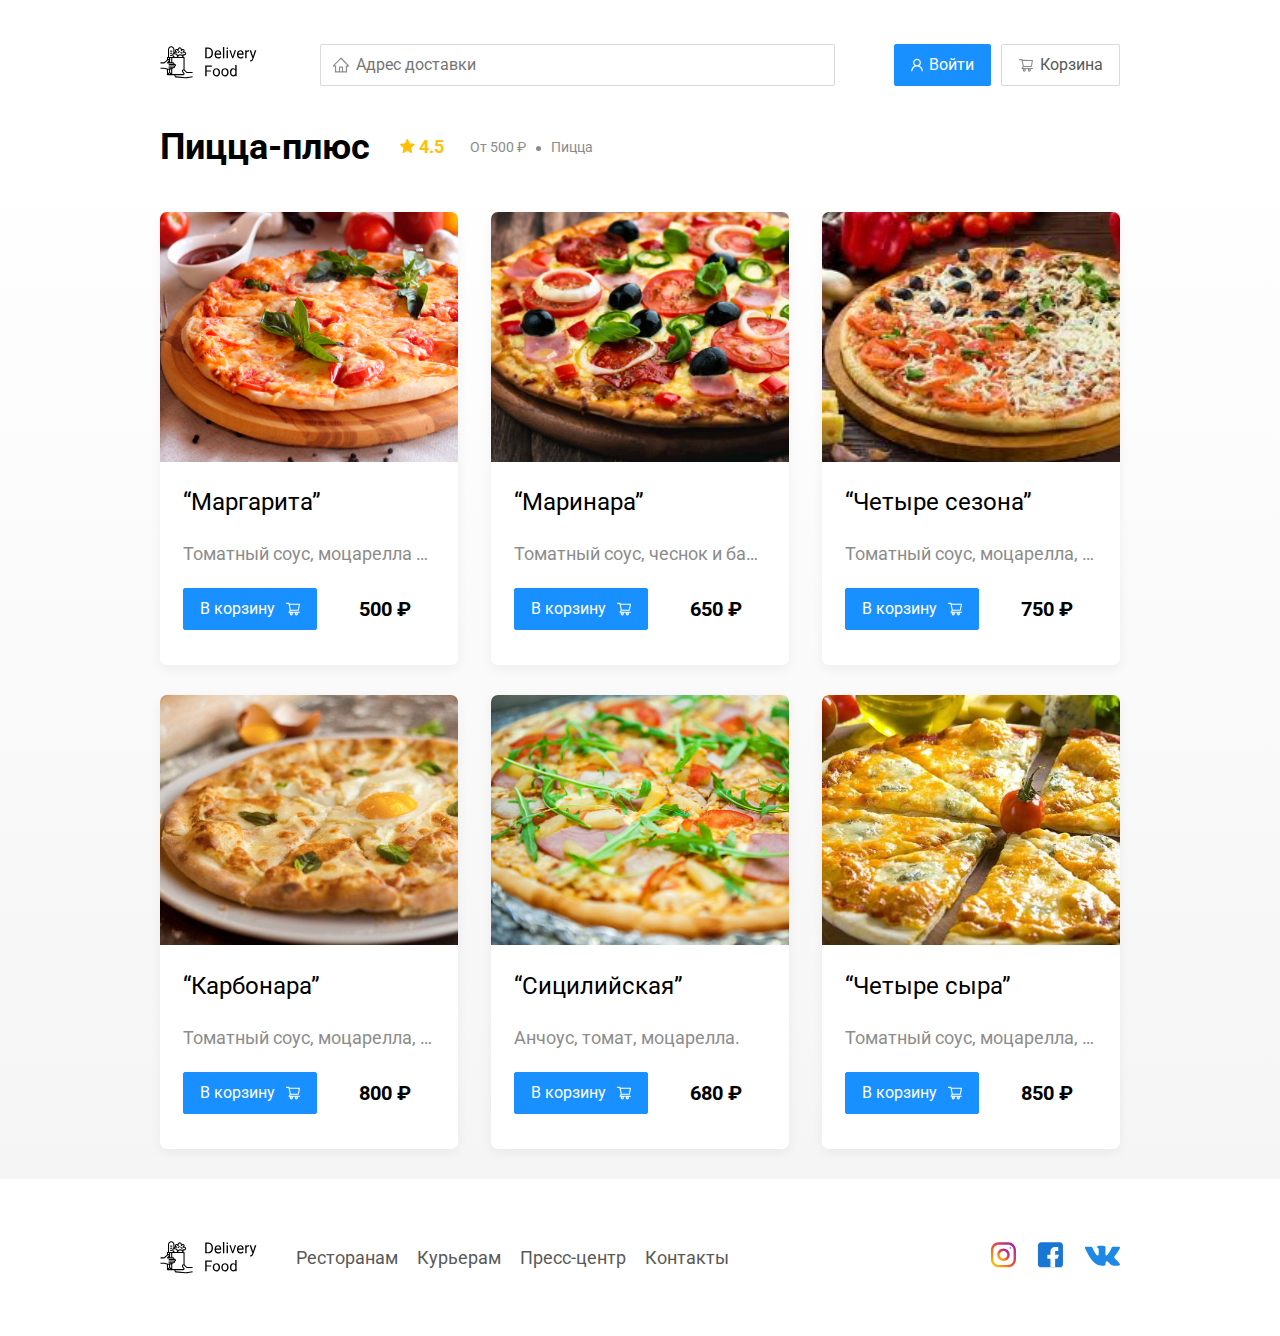
<file: restaurant.html>
<!DOCTYPE html>
<html lang="en">
  <head>
    <meta charset="UTF-8" />
    <meta name="viewport" content="width=device-width, initial-scale=1.0" />
    <title>Пицца-плюс-доставка еды на дом</title>
    <link
      href="https://fonts.googleapis.com/css?family=Roboto:400,700&display=swap&subset=cyrillic-ext"
      rel="stylesheet"
    />
    <link rel="stylesheet" href="css/style.css" />
    <link rel="stylesheet" href="css/normalize.css" />
    <link rel="stylesheet" href="css/animate.css">
  </head>
  <body class="body">
    <div class="container">
      <header class="header">
        <a href="index.html" class="logo"><img src="img\logo.svg" alt="Logo" class="logo" /></a>
        <input
          type="text"
          class="input input-adress"
          placeholder="Адрес доставки"
        />
        <div class="buttons">
          <button class="button button-primary">
            <img src="img/Vector.svg" alt="user" class="button-icon" />
            <span class="button-text">Войти</span>
          </button>
          <button class="button" id="cart-button">
            <img
              src="img/shopping-cart.svg"
              alt="shopping-cart"
              class="button-icon"
            />
            <span class="button-text">Корзина</span>
          </button>
        </div>
        <!-- /.buttons -->
      </header>
    </div>
    <!-- /.container -->
    <main class="main">
      <div class="container">
        <section class="restaurants">
          <div class="section-heading">
            <h2 class="section-title">Пицца-плюс</h2>
            <div class="card-info">
              <div class="rating">
                <img
                  src="img/rating-star.svg"
                  alt="rating"
                  class="rating-star"
                />
                4.5
              </div>
              <div class="price">От 500 ₽</div>
              <div class="category">Пицца</div>
            </div>
          </div>
          <!-- /.section-heading -->
          <div class="cards">
            <div class="card">
              <img src="img/margarita.jpg" alt="image" class="card-image" />
              <div class="card-text">
                <div class="card-heading">
                  <h3 class="card-title card-title-reg">“Маргарита”</h3>
                </div>
                <div class="card-info">
                  <div class="ingredients">Томатный соус, моцарелла и орегано</div>
                </div>
                <div class="card-buttons">
                  <button class="button button-primary"><span class="button-card-text">В корзину</span>
                    <img src="img/shopping-cart-white.svg" alt="shopping-cart" class="button-card-image">
                  </button>
                  <strong class="card-price-bold">500 ₽</strong>
                </div>
              </div>
            </div>
            <div class="card">
              <img
                src="img/pizza-marinara.jpg"
                alt="marinara"
                class="card-image"
              />
              <div class="card-text">
                <div class="card-heading">
                  <h3 class="card-title card-title-reg">“Маринара”</h3>
                </div>
                <div class="card-info">
                  <div class="ingredients">Томатный соус, чеснок и базилик.</div>
                </div>
                <div class="card-buttons">
                  <button class="button button-primary"><span class="button-card-text">В корзину</span>
                    <img src="img/shopping-cart-white.svg" alt="shopping-cart" class="button-card-image">
                  </button>
                  <strong class="card-price-bold">650 ₽</strong>
                </div>
              </div>
            </div>
            <div class="card">
              <img src="img/4seasons.jpg" alt="4seasons" class="card-image" />
              <div class="card-text">
                <div class="card-heading">
                  <h3 class="card-title card-title-reg">“Четыре сезона”</h3>
                </div>
                <div class="card-info">
                  <div class="ingredients">Томатный соус, моцарелла, грибы, ветчина, артишоки, оливки, орегано.</div>
                </div>
                <div class="card-buttons">
                  <button class="button button-primary"><span class="button-card-text">В корзину</span>
                    <img src="img/shopping-cart-white.svg" alt="shopping-cart" class="button-card-image">
                  </button>
                  <strong class="card-price-bold">750 ₽</strong>
                </div>
              </div>
            </div>
            <div class="card">
              <img
                src="img/carbonara.jpg"
                alt="carbonara"
                class="card-image"
              />
              <div class="card-text">
                <div class="card-heading">
                  <h3 class="card-title card-title-reg">“Карбонара”</h3>
                </div>
                <div class="card-info">
                  <div class="ingredients">Томатный соус, моцарелла, пармезан, яйца, бекон.</div>
                </div>
                <div class="card-buttons">
                  <button class="button button-primary"><span class="button-card-text">В корзину</span>
                    <img src="img/shopping-cart-white.svg" alt="shopping-cart" class="button-card-image">
                  </button>
                  <strong class="card-price-bold">800 ₽</strong>
                </div>
              </div>
            </div>
            <div class="card">
              <img src="img/sicilia.jpg" alt="sicilia" class="card-image" />
              <div class="card-text">
                <div class="card-heading">
                  <h3 class="card-title card-title-reg">“Сицилийская”</h3>
                </div>
                <div class="card-info">
                  <div class="ingredients">Анчоус, томат, моцарелла.</div>
                </div>
                <div class="card-buttons">
                  <button class="button button-primary"><span class="button-card-text">В корзину</span>
                    <img src="img/shopping-cart-white.svg" alt="shopping-cart" class="button-card-image">
                  </button>
                  <strong class="card-price-bold">680 ₽</strong>
                </div>
              </div>
            </div>
            <div class="card">
              <img
                src="img/4chees.jpg"
                alt="4chees"
                class="card-image"
              />
              <div class="card-text">
                <div class="card-heading">
                  <h3 class="card-title card-title-reg">“Четыре сыра”</h3>
                </div>
                <div class="card-info">
                  <div class="ingredients">Томатный соус, моцарелла, пармезан, сыр горгонзола, артишоки и орегано.</div>
                </div>
                <div class="card-buttons">
                  <button class="button button-primary"><span class="button-card-text">В корзину</span>
                    <img src="img/shopping-cart-white.svg" alt="shopping-cart" class="button-card-image">
                  </button>
                  <strong class="card-price-bold">850 ₽</strong>
                </div>
              </div>
            </div>
          </div>
          <!-- /.cards -->
        </section>
        <!-- /.restaurants -->
      </div>
      <!-- /.container -->
    </main>
    <!-- /.main -->
    <footer class="footer">
      <div class="container">
        <div class="footer-block">
          <img src="img/logo.svg" alt="logo" class="logo footer-logo" />
          <nav class="footer-nav">
            <a href="#" class="footer-link">Ресторанам</a>
            <a href="#" class="footer-link">Курьерам</a>
            <a href="#" class="footer-link">Пресс-центр</a>
            <a href="#" class="footer-link">Контакты</a>
          </nav>
          <div class="social-links">
            <a href="#" class="social-link"
              ><img src="img/Instagram.svg" alt="Instagram"
            /></a>
            <a href="#" class="social-link"
              ><img src="img/FB.svg" alt="Facebook"
            /></a>
            <a href="#" class="social-link"
              ><img src="img/Vk.svg" alt="Vkontakte"
            /></a>
          </div>
          <!-- /.social-links -->
        </div>
        <!-- /.footer-block -->
      </div>
      <!-- /.container -->
    </footer>
    <!-- /.footer -->
    <div class="modal">
      <div class="modal-dialog">
        <div class="modal-header">
          <h3 class="modal-title">Корзина</h3>
          <button class="close">&times;</button>
        </div>
        <div class="modal-body">
          <div class="food-row">
            <span class="food-name">Маргарита</span>
            <strong class="food-price">500 ₽</strong>
            <div class="food-counter">
              <button class="counter-button">-</button>
              <span class="counter">1</span>
              <button class="counter-button">+</button>
            </div>
          </div>
          <div class="food-row">
            <span class="food-name">Маринара</span>
            <strong class="food-price">650 ₽</strong>
            <div class="food-counter">
              <button class="counter-button">-</button>
              <span class="counter">1</span>
              <button class="counter-button">+</button>
            </div>
          </div><div class="food-row">
            <span class="food-name">Четыре сезона</span>
            <strong class="food-price">750 ₽</strong>
            <div class="food-counter">
              <button class="counter-button">-</button>
              <span class="counter">1</span>
              <button class="counter-button">+</button>
            </div>
          </div><div class="food-row">
            <span class="food-name">Карбонара</span>
            <strong class="food-price">800 ₽</strong>
            <div class="food-counter">
              <button class="counter-button">-</button>
              <span class="counter">1</span>
              <button class="counter-button">+</button>
            </div>
          </div><div class="food-row">
            <span class="food-name">Сицилийская</span>
            <strong class="food-price">680 ₽</strong>
            <div class="food-counter">
              <button class="counter-button">-</button>
              <span class="counter">1</span>
              <button class="counter-button">+</button>
            </div>
          </div><div class="food-row">
            <span class="food-name">Четыре сыра</span>
            <strong class="food-price">850 ₽</strong>
            <div class="food-counter">
              <button class="counter-button">-</button>
              <span class="counter">1</span>
              <button class="counter-button">+</button>
            </div>
          </div>
        </div>
        <div class="modal-footer">
          <span class="modal-pricetag">4230 ₽</span>
          <div class="footer-buttons">
            <button class="button button-primary">Оформить заказ</button>
            <button class="button">Отмена</button>
          </div>
        </div>
      </div>
    </div>
    <script src="js/wow.min.js"></script>
    <script src="js/main.js"></script>
  </body>
  <!-- /.body -->
</html>
</file>
<file: css/style.css>
* {
  box-sizing: border-box;
}
body {
  font-family: "Roboto", sans-serif;
  padding-top: 44px;
}
.container {
  max-width: 1200px;
  margin: auto;
  display: block;
}
.header {
  display: flex;
  align-items: center;
  justify-content: space-between;
  margin-bottom: 40px;
  flex-wrap: wrap;
}
.input-adress {
  flex: 0.8;
  background-image: url(../img/home.svg);
}
.input {
  background-color: #fff;
  border: 1px solid #d9d9d9;
  border-radius: 2px;
  font-size: 16px;
  line-height: 24px;
  padding: 8px;
  padding-left: 35px;
  background-repeat: no-repeat;
  background-position: left 11px center;
}
.input-search {
  background-image: url(../img/search-image.svg);
  width: 300px;
  margin-left: auto;
}
.buttons {
  display: flex;
  align-items: center;
}
.button {
  display: flex;
  align-items: center;
  padding: 8px 16px;
  background: #ffffff;
  border: 1px solid #d9d9d9;
  box-sizing: border-box;
  box-shadow: 0px 0px 2px rgba(0, 0, 0, 0.0015);
  border-radius: 2px;
  color: #595959;
  font-size: 16px;
  line-height: 24px;
}
.button-primary {
  background: #1890ff;
  border: 1px solid #1890ff;
  color: #fff;
  margin-right: 10px;
}
.button-icon {
  margin-right: 6px;
  vertical-align: middle;
}
.button-card-text {
  margin-right: 10px;
}
.button-text {
  vertical-align: middle;
}
.promo {
  box-shadow: 0px 7px 12px rgba(158, 158, 163, 0.1);
  background: #fff1b8 url(../img/promo-image.png) no-repeat top -133px right -180px /
    800px;
  border-radius: 10px;
  padding: 68px 70px;
  margin-bottom: 56px;
}
.promo-text {
  max-width: 538px;
  font-style: normal;
  font-weight: normal;
  font-size: 24px;
  line-height: 28px;
  color: #302c34;
}
.promo-title {
  font-style: normal;
  font-weight: bold;
  font-size: 39px;
  line-height: 46px;
  color: #302c34;
}
.section-heading {
  display: flex;
  align-items: center;
  margin-bottom: 44px;
}
.section-title {
  font-style: normal;
  font-weight: bold;
  font-size: 36px;
  line-height: 42px;
  color: #000000;
  margin: 0;
  margin-right: 30px;
}
.cards {
  display: flex;
  flex-wrap: wrap;
  align-items: flex-start;
  justify-content: space-between;
}
.card {
  background: #ffffff;
  box-shadow: 0px 4px 12px rgba(0, 0, 0, 0.05);
  border-radius: 7px;
  overflow: hidden;
  margin-bottom: 30px;
  flex-basis: 31%;
  text-decoration: none;
}
.card-image {
  width: 384px;
  height: 250px;
  object-fit: cover;
}
.card-text {
  padding-top: 20px;
  padding-bottom: 35px;
  padding-right: 23px;
  padding-left: 23px;
}
.card-heading {
  display: flex;
  align-items: center;
  justify-content: space-between;
  margin-bottom: 25px;
}
.card-title {
  margin: 0;
  font-style: normal;
  font-weight: bold;
  font-size: 24px;
  line-height: 32px;
}
.card-title-reg{
  font-weight: 400;
}
.card-tag {
  font-style: normal;
  font-weight: normal;
  font-size: 12px;
  line-height: 20px;
  color: #ffffff;
  background: #262626;
  border-radius: 2px;
  padding: 1px 8px;
}
.card-info {
  display: flex;
  align-items: center;
  flex-wrap: wrap;
}
.card-buttons{
  display: flex;
  align-items: center;
  margin-top: 24px;
}
.card-price-bold{
  font-weight: bold;
  font-size: 20px;
  line-height: 32px;
  margin-left: 32px;
}
.rating {
  margin-right: 26px;
  color: #ffc107;
  font-weight: bold;
  font-size: 18px;
  line-height: 32px;
}
.card-rating{
  flex-basis: 100%;
}
.price,
.category {
  color: #8c8c8c;
  font-size: 18px;
  line-height: 32px;
}
.ingredients{
  white-space:nowrap ;
  overflow: hidden;
  text-overflow: ellipsis;
  font-size: 18px;
  line-height: 21px;
  color: #8C8C8C;
}
.category {
  text-overflow: ellipsis;
  overflow: hidden;
  white-space: nowrap;
  max-width: 150px;
}

.price {
  margin-right: 10px;
}
.price:after {
  content: "";
  width: 5px;
  height: 5px;
  background-color: #8c8c8c;
  display: inline-block;
  vertical-align: middle;
  border-radius: 50%;
  margin-left: 10px;
}
.main {
  background: linear-gradient(
    180deg,
    rgba(245, 245, 245, 0) 1.04%,
    #f5f5f5 100%
  );
}
.footer {
  padding: 60px 0;
}
.footer-block {
  display: flex;
  align-items: center;
  justify-content: space-between;
}
.footer-nav {
  margin-right: auto;
  margin-left: 35px;
}
.footer-link {
  display: inline-block;
  font-style: normal;
  color: #595959;
  font-weight: normal;
  font-size: 18px;
  line-height: 21px;
  text-decoration: none;
}
.footer-link:not(:last-child) {
  margin-right: 15px;
}
.social-links {
  display: flex;
  align-items: center;
}
.social-link:not(:last-child) {
  margin-right: 21px;
}
.modal{
  position: fixed;
  left:0;
  top: 0;
  width: 100%;
  height: 100%;
  background: rgba(0, 0, 0, 0.4);
  display: none;
}
.is-open{
  display: flex;
}
.modal-dialog{
max-width: 780px;
width: 95%;
background: #FFFFFF;
border-radius: 5px;
margin: auto;
padding: 40px 45px;
}
.modal-header{
  display: flex;
  align-items: center;
  justify-content: space-between;
  margin-bottom: 45px;
}
.modal-title{
  margin: 0;
  font-style: normal;
  font-weight: bold;
  font-size: 36px;
  line-height: 42px;
}
.close{
  font-size: 36px;
  border: none;
  background-color: transparent;
}
.modal-body{
  margin-bottom: 52px;
}
.food-row{
  display: flex;
  align-items: flex-start;
  justify-content: space-between;
  padding-bottom: 8px;
  border-bottom: 1px solid #D9D9D9;
  margin-bottom: 15px;
}
.food-price{
  margin-left: auto;
  margin-right: 47px;
}
.food-name{
  font-weight: normal;
  font-size: 18px;
  line-height: 32px;
  color: #000000;
}
.food-price{
  font-weight: bold;
  font-size: 20px;
  line-height: 32px;
}
.food-counter{
  display: flex;
  align-items: center;
}
.counter-button{
  display: flex;
  align-items: center;
  justify-content: center;
  width: 39px;
  height: 32px;
  background: #FFFFFF;
  border: 1px solid #40A9FF;
  box-sizing: border-box;
  border-radius: 2px;
  font-weight: normal;
  font-size: 14px;
  line-height: 22px;
  color: #40A9FF;
}
.counter{
  font-size: 16px;
  line-height: 24px;
  margin-left: 10px;
  margin-right: 10px;
}
.modal-footer{
  display: flex;
  align-items: center;
  justify-content: space-between;
}
.footer-buttons{
  display: flex;
  align-items: center;
}
.modal-pricetag{
  background: #262626;
  border-radius: 5px;
  color: #FFFFFF;
  padding: 15px 20px;
}
@media (max-width: 1366px) {
  .container {
    max-width: 960px;
  }
  .promo {
    background-size: 500px;
    background-position: center right -120px;
  }
  .category,
  .price {
    font-size: 14px;
  }
}
@media (max-width: 992px) {
  .container {
    max-width: 750px;
  }
  .promo {
    padding: 50px;
    background-size: 400px;
    background-position: center right -10px;
  }
  .promo-title {
    font-size: 27px;
    line-height: 27px;
  }
  .promo-text {
    max-width: 276px;
    font-size: 20px;
    line-height: 28px;
  }
  .card {
    flex-basis: 49%;
  }
}

@media (max-width: 768px) {
  .container {
    max-width: 560px;
  }
  .button {
    padding: 5px 12px;
  }
  .input {
    line-height: 20px;
  }
  .promo {
    background-size: 487px;
    background-position: center right -229px;
  }
  .promo-title {
    font-size: 23px;
  }
  .promo-text {
    max-width: 202px;
    font-size: 17px;
    line-height: 22px;
  }
  .section-title {
    font-size: 30px;
    line-height: 30px;
  }
  .card-title {
    font-size: 20px;
    line-height: 12px;
  }
  .category {
    max-width: 75px;
  }
  .footer-link {
    font-size: 15px;
    line-height: 19px;
  }
}

@media (max-width: 578px) {
  .container {
    max-width: 90%;
  }
  .header {
    flex-wrap: wrap;
  }
  .input-adress {
    margin-top: 15px;
    flex: 1;
    order: 5;
  }
  .promo {
    background-image: none;
    padding-top: 10px;
    padding-bottom: 10px;
  }
  .section-title {
    font-size: 20px;
  }
  .promo-title {
    margin-bottom: 10px;
  }
  .card {
    flex-basis: 100%;
  }
  .card-image {
    width: 100%;
  }
  .footer {
    padding: 30px 0;
  }
  .footer-block {
    align-items: flex-start;
  }
  .footer-nav {
    order: 0;
    margin-right: 0;
    display: flex;
    flex-direction: column;
  }
  .footer-logo {
    order: 1;
    margin-right: 15px;
  }
  .social-links {
    order: 2;
  }
}

@media (max-width: 480px) {
    .button{
    min-height: 40px;
    }
    .button-icon{
        margin: 0;
    }
  .button-text {
    display: none;
  }
  .footer-block {
    flex-wrap: wrap;
    flex-direction: column;
    align-items: center;
  }
  .promo {
    padding: 20px;
  }
  .section-heading {
    flex-wrap: wrap;
  }
  .footer-logo {
    order: 0;
    margin-bottom: 20px;
  }
  .footer-nav {
    margin-bottom: 20px;
    text-align: center;
  }
  .footer-link:not(:last-child) {
    margin-right: 0;
  }
}
</file>
